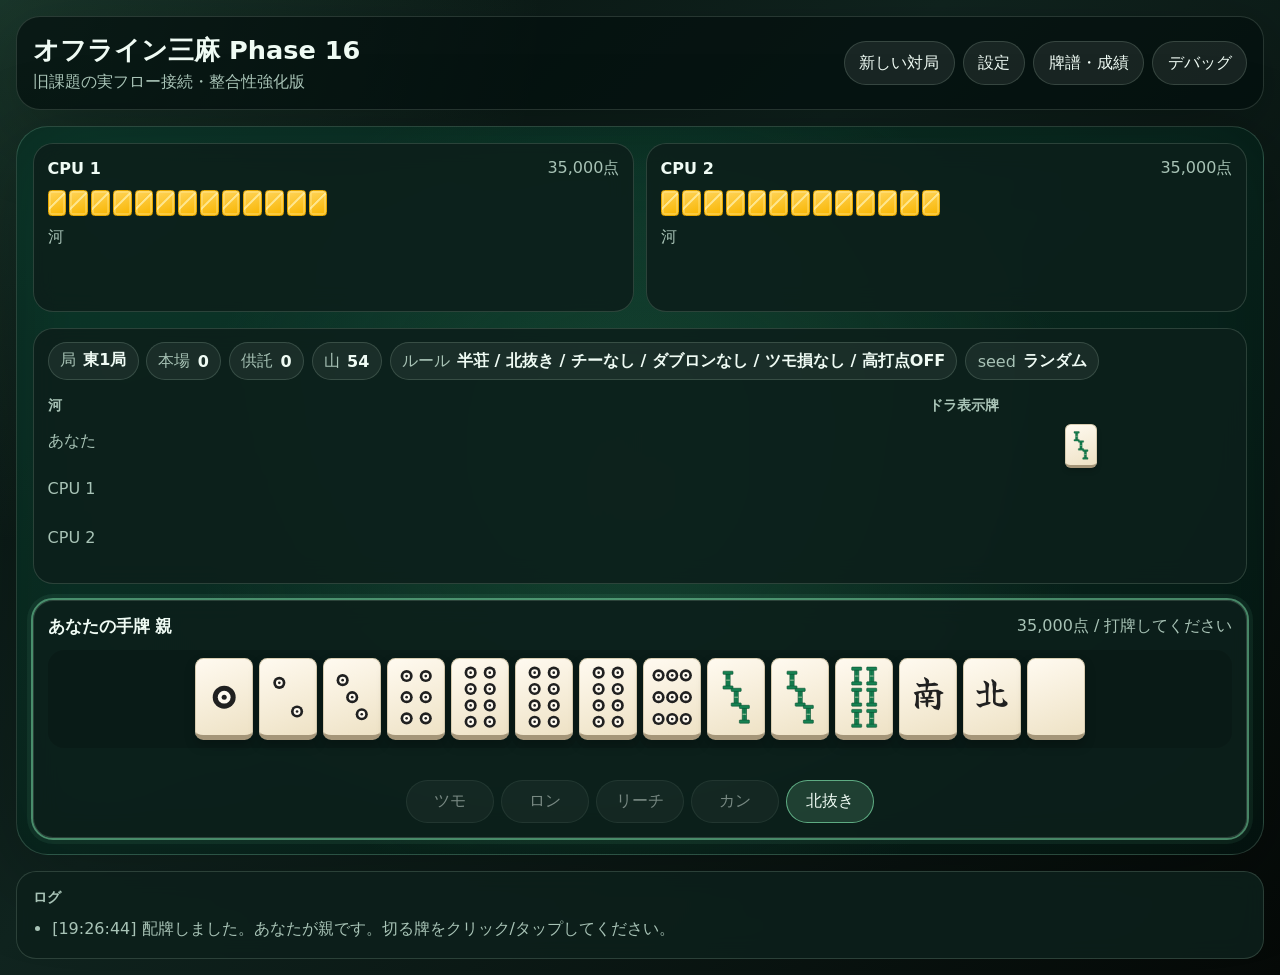
<file: index.html>
<!doctype html>
<html lang="ja">
<head>
  <meta charset="utf-8" />
  <meta name="viewport" content="width=device-width, initial-scale=1, viewport-fit=cover" />
  <title>Offline Sanma Mahjong - Phase 16</title>
  <link rel="stylesheet" href="extracted-zips/offline-sanma-mahjong-phase1/src/styles/yuji-mai-embedded.css" />
  <link rel="stylesheet" href="extracted-zips/offline-sanma-mahjong-phase1/src/styles/main.css" />
  <link rel="stylesheet" href="extracted-zips/offline-sanma-mahjong-phase1/src/styles/phase4.css" />
  <link rel="stylesheet" href="extracted-zips/offline-sanma-mahjong-phase1/src/styles/phase5.css" />
  <link rel="stylesheet" href="extracted-zips/offline-sanma-mahjong-phase1/src/styles/phase8.css" />
  <link rel="stylesheet" href="extracted-zips/offline-sanma-mahjong-phase1/src/styles/phase13.css" />
</head>
<body>
  <div id="app" class="app-shell">
    <header class="top-bar">
      <div>
      <h1>オフライン三麻 Phase 16</h1>
        <p class="subtitle">旧課題の実フロー接続・整合性強化版</p>
      </div>
      <div class="top-actions">
        <button id="newGameButton" type="button">新しい対局</button>
        <button id="settingsButton" type="button">設定</button>
        <button id="recordsButton" type="button">牌譜・成績</button>
        <button id="debugButton" type="button">デバッグ</button>
      </div>
    </header>

    <main class="table-wrap">
      <section id="tableRoot" class="mahjong-table" aria-label="麻雀卓"></section>
    </main>

    <section id="messagePanel" class="message-panel" aria-live="polite"></section>
  </div>

  <dialog id="settingsDialog" class="panel-dialog">
    <form method="dialog" class="panel-card">
      <div class="panel-head">
        <h2>ルール設定</h2>
        <button value="close" type="submit" class="icon-button">×</button>
      </div>
      <div id="settingsRoot" class="settings-grid"></div>
      <section id="settingsTransferRoot" class="transfer-panel"></section>
      <div class="panel-actions">
        <button id="saveSettingsButton" value="close" type="submit">保存して新しい対局</button>
      </div>
    </form>
  </dialog>

  <dialog id="recordsDialog" class="panel-dialog">
    <form method="dialog" class="panel-card panel-card-wide">
      <div class="panel-head">
        <h2>牌譜・履歴・成績</h2>
        <button value="close" type="submit" class="icon-button">×</button>
      </div>
      <div id="recordsRoot" class="records-panel"></div>
    </form>
  </dialog>

  <dialog id="debugDialog" class="panel-dialog">
    <form method="dialog" class="panel-card panel-card-wide">
      <div class="panel-head">
        <h2>デバッグ</h2>
        <button value="close" type="submit" class="icon-button">×</button>
      </div>
      <div class="debug-layout">
        <div>
          <label class="field-label" for="seedInput">固定seed</label>
          <input id="seedInput" type="text" maxlength="128" placeholder="例: sanma-001" />
          <button id="applySeedButton" value="close" type="submit">seedで新しい対局</button>
          <button id="resetStorageButton" type="button" class="danger">全保存データをリセット</button>
        </div>
        <pre id="debugRoot" class="debug-output"></pre>
      </div>
    </form>
  </dialog>

  <script src="extracted-zips/offline-sanma-mahjong-phase1/src/game/RuleConfig.js"></script>
  <script src="extracted-zips/offline-sanma-mahjong-phase1/src/debug/DebugEventLog.js"></script>
  <script src="extracted-zips/offline-sanma-mahjong-phase1/src/game/GameStateMachine.js"></script>
  <script src="extracted-zips/offline-sanma-mahjong-phase1/src/game/RoundManager.js"></script>
  <script src="extracted-zips/offline-sanma-mahjong-phase1/src/game/HonbaManager.js"></script>
  <script src="extracted-zips/offline-sanma-mahjong-phase1/src/game/RankingManager.js"></script>
  <script src="extracted-zips/offline-sanma-mahjong-phase1/src/game/EndConditionManager.js"></script>
  <script src="extracted-zips/offline-sanma-mahjong-phase1/src/game/MatchManager.js"></script>
  <script src="extracted-zips/offline-sanma-mahjong-phase1/src/game/Tile.js"></script>
  <script src="extracted-zips/offline-sanma-mahjong-phase1/src/game/HandAnalysis.js"></script>
  <script src="extracted-zips/offline-sanma-mahjong-phase1/src/game/DoraCalculator.js"></script>
  <script src="extracted-zips/offline-sanma-mahjong-phase1/src/game/YakuAnalysis.js"></script>
  <script src="extracted-zips/offline-sanma-mahjong-phase1/src/game/ScoreCalculator.js"></script>
  <script src="extracted-zips/offline-sanma-mahjong-phase1/src/game/Settlement.js"></script>
  <script src="extracted-zips/offline-sanma-mahjong-phase1/src/game/RiichiManager.js"></script>
  <script src="extracted-zips/offline-sanma-mahjong-phase1/src/game/KanManager.js"></script>
  <script src="extracted-zips/offline-sanma-mahjong-phase1/src/game/KitaManager.js"></script>
  <script src="extracted-zips/offline-sanma-mahjong-phase1/src/game/FuritenManager.js"></script>
  <script src="extracted-zips/offline-sanma-mahjong-phase1/src/game/RiichiRules.js"></script>
  <script src="extracted-zips/offline-sanma-mahjong-phase1/src/game/KanRules.js"></script>
  <script src="extracted-zips/offline-sanma-mahjong-phase1/src/game/EndTurnYakuResolver.js"></script>
  <script src="extracted-zips/offline-sanma-mahjong-phase1/src/game/SanmaRuleDetails.js"></script>
  <script src="extracted-zips/offline-sanma-mahjong-phase1/src/game/ActionResolver.js"></script>
  <script src="extracted-zips/offline-sanma-mahjong-phase1/src/game/CpuVisibleTiles.js"></script>
  <script src="extracted-zips/offline-sanma-mahjong-phase1/src/game/CpuRiskAnalysis.js"></script>
  <script src="extracted-zips/offline-sanma-mahjong-phase1/src/game/CpuStrategy.js"></script>
  <script src="extracted-zips/offline-sanma-mahjong-phase1/src/game/CallResolver.js"></script>
  <script src="extracted-zips/offline-sanma-mahjong-phase1/src/game/AssistManager.js"></script>
  <script src="extracted-zips/offline-sanma-mahjong-phase1/src/game/GameRecord.js"></script>
  <script src="extracted-zips/offline-sanma-mahjong-phase1/src/game/CallWindow.js"></script>
  <script src="extracted-zips/offline-sanma-mahjong-phase1/src/game/SeedPolicy.js"></script>
  <script src="extracted-zips/offline-sanma-mahjong-phase1/src/game/Wall.js"></script>
  <script src="extracted-zips/offline-sanma-mahjong-phase1/src/game/Player.js"></script>
  <script src="extracted-zips/offline-sanma-mahjong-phase1/src/game/TileLedger.js"></script>
  <script src="extracted-zips/offline-sanma-mahjong-phase1/src/game/InvariantChecker.js"></script>
  <script src="extracted-zips/offline-sanma-mahjong-phase1/src/game/RecoveryManager.js"></script>
  <script src="extracted-zips/offline-sanma-mahjong-phase1/src/game/DrawContext.js"></script>
  <script src="extracted-zips/offline-sanma-mahjong-phase1/src/game/RecordFlow.js"></script>
  <script src="extracted-zips/offline-sanma-mahjong-phase1/src/game/RoundLifecycle.js"></script>
  <script src="extracted-zips/offline-sanma-mahjong-phase1/src/game/TurnFlow.js"></script>
  <script src="extracted-zips/offline-sanma-mahjong-phase1/src/game/WinFlow.js"></script>
  <script src="extracted-zips/offline-sanma-mahjong-phase1/src/game/CallFlow.js"></script>
  <script src="extracted-zips/offline-sanma-mahjong-phase1/src/game/KanFlow.js"></script>
  <script src="extracted-zips/offline-sanma-mahjong-phase1/src/game/RecoveryFlow.js"></script>
  <script src="extracted-zips/offline-sanma-mahjong-phase1/src/game/UiStateView.js"></script>
  <script src="extracted-zips/offline-sanma-mahjong-phase1/src/game/GameEngine.js"></script>
  <script src="extracted-zips/offline-sanma-mahjong-phase1/src/storage/SaveMigration.js"></script>
  <script src="extracted-zips/offline-sanma-mahjong-phase1/src/storage/RecordIndex.js"></script>
  <script src="extracted-zips/offline-sanma-mahjong-phase1/src/storage/settingsStorage.js"></script>
  <script src="extracted-zips/offline-sanma-mahjong-phase1/src/storage/gameRecordStorage.js"></script>
  <script src="extracted-zips/offline-sanma-mahjong-phase1/src/stats/AdvancedStats.js"></script>
  <script src="extracted-zips/offline-sanma-mahjong-phase1/src/ui/renderTiles.js"></script>
  <script src="extracted-zips/offline-sanma-mahjong-phase1/src/ui/renderTable.js"></script>
  <script src="extracted-zips/offline-sanma-mahjong-phase1/src/ui/settingsPanel.js"></script>
  <script src="extracted-zips/offline-sanma-mahjong-phase1/src/ui/settingsExportImport.js"></script>
  <script src="extracted-zips/offline-sanma-mahjong-phase1/src/ui/ReplayViewer.js"></script>
  <script src="extracted-zips/offline-sanma-mahjong-phase1/src/ui/RecordListPanel.js"></script>
  <script src="extracted-zips/offline-sanma-mahjong-phase1/src/ui/recordPanel.js"></script>
  <script src="extracted-zips/offline-sanma-mahjong-phase1/src/main.js"></script>
</body>
</html>
</file>
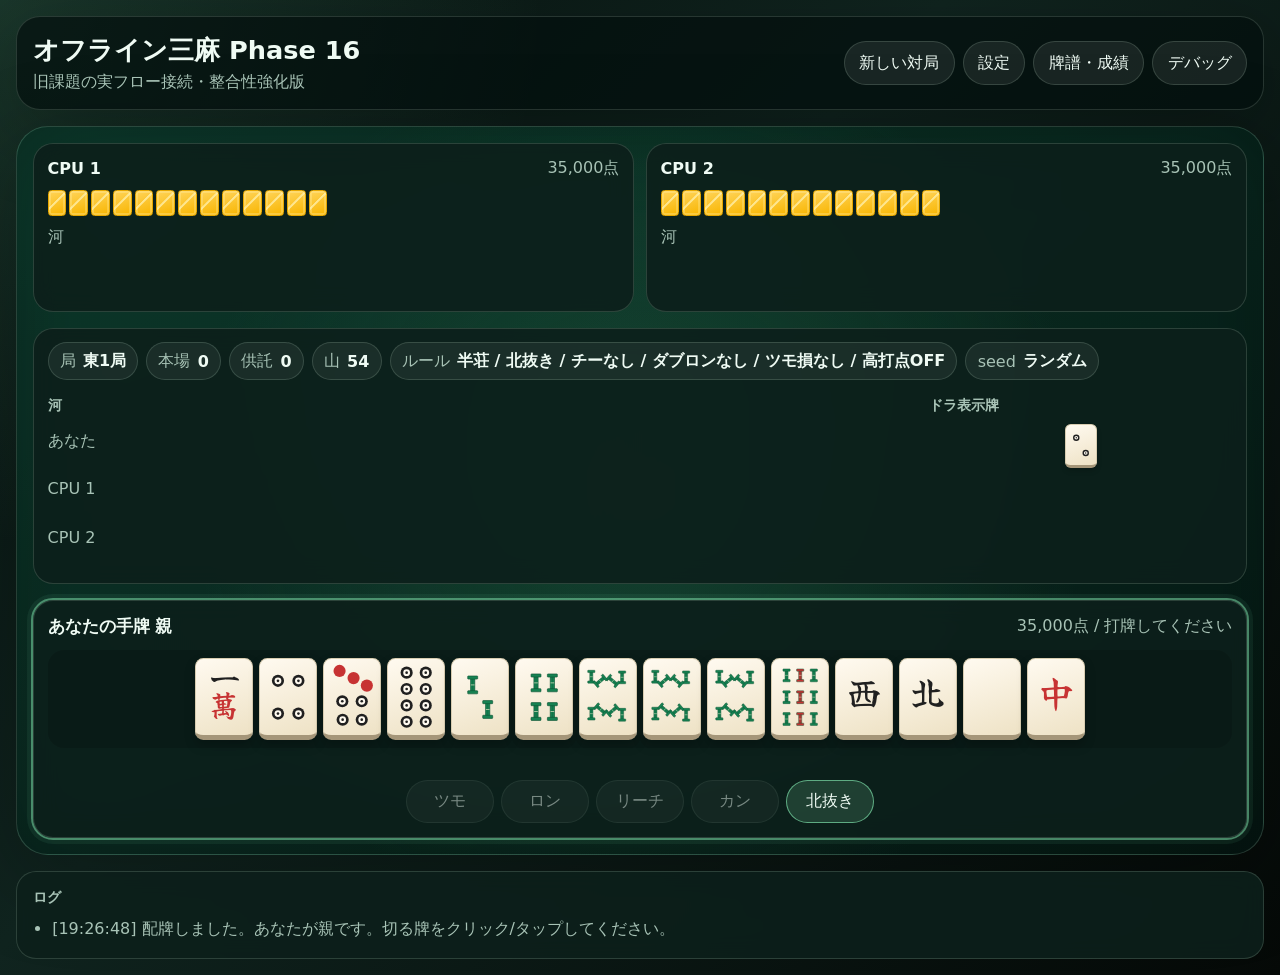
<file: extracted-zips/offline-sanma-mahjong-phase1/index.html>
<!doctype html>
<html lang="ja">
<head>
  <meta charset="utf-8" />
  <meta name="viewport" content="width=device-width, initial-scale=1, viewport-fit=cover" />
  <title>Offline Sanma Mahjong - Phase 16</title>
  <link rel="stylesheet" href="src/styles/yuji-mai-embedded.css" />
  <link rel="stylesheet" href="src/styles/main.css" />
  <link rel="stylesheet" href="src/styles/phase4.css" />
  <link rel="stylesheet" href="src/styles/phase5.css" />
  <link rel="stylesheet" href="src/styles/phase8.css" />
  <link rel="stylesheet" href="src/styles/phase13.css" />
</head>
<body>
  <div id="app" class="app-shell">
    <header class="top-bar">
      <div>
      <h1>オフライン三麻 Phase 16</h1>
        <p class="subtitle">旧課題の実フロー接続・整合性強化版</p>
      </div>
      <div class="top-actions">
        <button id="newGameButton" type="button">新しい対局</button>
        <button id="settingsButton" type="button">設定</button>
        <button id="recordsButton" type="button">牌譜・成績</button>
        <button id="debugButton" type="button">デバッグ</button>
      </div>
    </header>

    <main class="table-wrap">
      <section id="tableRoot" class="mahjong-table" aria-label="麻雀卓"></section>
    </main>

    <section id="messagePanel" class="message-panel" aria-live="polite"></section>
  </div>

  <dialog id="settingsDialog" class="panel-dialog">
    <form method="dialog" class="panel-card">
      <div class="panel-head">
        <h2>ルール設定</h2>
        <button value="close" type="submit" class="icon-button">×</button>
      </div>
      <div id="settingsRoot" class="settings-grid"></div>
      <section id="settingsTransferRoot" class="transfer-panel"></section>
      <div class="panel-actions">
        <button id="saveSettingsButton" value="close" type="submit">保存して新しい対局</button>
      </div>
    </form>
  </dialog>

  <dialog id="recordsDialog" class="panel-dialog">
    <form method="dialog" class="panel-card panel-card-wide">
      <div class="panel-head">
        <h2>牌譜・履歴・成績</h2>
        <button value="close" type="submit" class="icon-button">×</button>
      </div>
      <div id="recordsRoot" class="records-panel"></div>
    </form>
  </dialog>

  <dialog id="debugDialog" class="panel-dialog">
    <form method="dialog" class="panel-card panel-card-wide">
      <div class="panel-head">
        <h2>デバッグ</h2>
        <button value="close" type="submit" class="icon-button">×</button>
      </div>
      <div class="debug-layout">
        <div>
          <label class="field-label" for="seedInput">固定seed</label>
          <input id="seedInput" type="text" maxlength="128" placeholder="例: sanma-001" />
          <button id="applySeedButton" value="close" type="submit">seedで新しい対局</button>
          <button id="resetStorageButton" type="button" class="danger">全保存データをリセット</button>
        </div>
        <pre id="debugRoot" class="debug-output"></pre>
      </div>
    </form>
  </dialog>

  <script src="src/game/RuleConfig.js"></script>
  <script src="src/debug/DebugEventLog.js"></script>
  <script src="src/game/GameStateMachine.js"></script>
  <script src="src/game/RoundManager.js"></script>
  <script src="src/game/HonbaManager.js"></script>
  <script src="src/game/RankingManager.js"></script>
  <script src="src/game/EndConditionManager.js"></script>
  <script src="src/game/MatchManager.js"></script>
  <script src="src/game/Tile.js"></script>
  <script src="src/game/HandAnalysis.js"></script>
  <script src="src/game/DoraCalculator.js"></script>
  <script src="src/game/YakuAnalysis.js"></script>
  <script src="src/game/ScoreCalculator.js"></script>
  <script src="src/game/Settlement.js"></script>
  <script src="src/game/RiichiManager.js"></script>
  <script src="src/game/KanManager.js"></script>
  <script src="src/game/KitaManager.js"></script>
  <script src="src/game/FuritenManager.js"></script>
  <script src="src/game/RiichiRules.js"></script>
  <script src="src/game/KanRules.js"></script>
  <script src="src/game/EndTurnYakuResolver.js"></script>
  <script src="src/game/SanmaRuleDetails.js"></script>
  <script src="src/game/ActionResolver.js"></script>
  <script src="src/game/CpuVisibleTiles.js"></script>
  <script src="src/game/CpuRiskAnalysis.js"></script>
  <script src="src/game/CpuStrategy.js"></script>
  <script src="src/game/CallResolver.js"></script>
  <script src="src/game/AssistManager.js"></script>
  <script src="src/game/GameRecord.js"></script>
  <script src="src/game/CallWindow.js"></script>
  <script src="src/game/SeedPolicy.js"></script>
  <script src="src/game/Wall.js"></script>
  <script src="src/game/Player.js"></script>
  <script src="src/game/TileLedger.js"></script>
  <script src="src/game/InvariantChecker.js"></script>
  <script src="src/game/RecoveryManager.js"></script>
  <script src="src/game/DrawContext.js"></script>
  <script src="src/game/RecordFlow.js"></script>
  <script src="src/game/RoundLifecycle.js"></script>
  <script src="src/game/TurnFlow.js"></script>
  <script src="src/game/WinFlow.js"></script>
  <script src="src/game/CallFlow.js"></script>
  <script src="src/game/KanFlow.js"></script>
  <script src="src/game/RecoveryFlow.js"></script>
  <script src="src/game/UiStateView.js"></script>
  <script src="src/game/GameEngine.js"></script>
  <script src="src/storage/SaveMigration.js"></script>
  <script src="src/storage/RecordIndex.js"></script>
  <script src="src/storage/settingsStorage.js"></script>
  <script src="src/storage/gameRecordStorage.js"></script>
  <script src="src/stats/AdvancedStats.js"></script>
  <script src="src/ui/renderTiles.js"></script>
  <script src="src/ui/renderTable.js"></script>
  <script src="src/ui/settingsPanel.js"></script>
  <script src="src/ui/settingsExportImport.js"></script>
  <script src="src/ui/ReplayViewer.js"></script>
  <script src="src/ui/RecordListPanel.js"></script>
  <script src="src/ui/recordPanel.js"></script>
  <script src="src/main.js"></script>
</body>
</html>
</file>
<file: extracted-zips/offline-sanma-mahjong-phase1/src/styles/yuji-mai-embedded.css>
/* Generated from YujiMai-Regular.ttf, subset for mahjong tile glyphs only. */
/* Included glyphs: 一二三四五六七八九萬東南西北發中 */
@font-face {
  font-family: "Yuji Mai Embedded";
  src: url("[data-uri]") format("woff2");
  font-weight: 400;
  font-style: normal;
  font-display: block;
  unicode-range: U+4E00, U+4E8C, U+4E09, U+56DB, U+4E94, U+516D, U+4E03, U+516B, U+4E5D, U+842C, U+6771, U+5357, U+897F, U+5317, U+767C, U+4E2D;
}
</file>
<file: extracted-zips/offline-sanma-mahjong-phase1/src/styles/main.css>
:root {
  color-scheme: dark;
  --bg:#07120f;
  --panel:rgba(13,32,27,.9);
  --panel-strong:rgba(18,45,39,.98);
  --line:rgba(209,242,219,.16);
  --text:#effbf4;
  --muted:#a8c3b6;
  --accent:#78d6a2;
  --danger:#ff7878;
  --tile:#eee2c5;
  --tile-edge:#d8ccb0;
  --tile-text:#1d2925;
  --red:#c73333;
  font-family:system-ui,-apple-system,BlinkMacSystemFont,"Segoe UI",sans-serif
}

* {
  box-sizing:border-box
}

body {
  margin:0;
  min-height:100vh;
  background:radial-gradient(circle at top left,rgba(112,219,168,.18),transparent 34rem),linear-gradient(135deg,#07120f,#10241f 42%,#050907);
  color:var(--text)
}

button,input,select {
  font:inherit
}

button {
  border:1px solid var(--line);
  border-radius:999px;
  padding:.65rem .9rem;
  color:var(--text);
  background:rgba(255,255,255,.08);
  cursor:pointer;
  touch-action:manipulation
}

button:hover:not(:disabled) {
  border-color:rgba(120,214,162,.7);
  background:rgba(120,214,162,.16)
}

button:disabled {
  opacity:.48;
  cursor:not-allowed
}

.app-shell {
  width:min(1400px,100%);
  margin:0 auto;
  padding:1rem
}

.top-bar {
  display:flex;
  justify-content:space-between;
  align-items:center;
  gap:1rem;
  padding:1rem;
  border:1px solid var(--line);
  border-radius:1.5rem;
  background:rgba(4,15,13,.7);
  box-shadow:0 20px 80px rgba(0,0,0,.25)
}

h1,h2,p {
  margin:0
}

h1 {
  font-size:clamp(1.25rem,2vw,2rem)
}

.subtitle {
  margin-top:.25rem;
  color:var(--muted)
}

.top-actions {
  display:flex;
  flex-wrap:wrap;
  gap:.5rem;
  justify-content:flex-end
}

.table-wrap {
  margin-top:1rem
}

.mahjong-table {
  display:grid;
  grid-template-rows:auto 1fr auto;
  gap:1rem;
  min-height:68vh;
  border:1px solid var(--line);
  border-radius:2rem;
  padding:1rem;
  background:radial-gradient(circle at center,rgba(45,120,83,.35),transparent 28rem),linear-gradient(145deg,rgba(12,58,44,.92),rgba(5,24,19,.92));
  box-shadow:inset 0 0 80px rgba(0,0,0,.25),0 22px 90px rgba(0,0,0,.28)
}

.opponents-grid {
  display:grid;
  grid-template-columns:repeat(2,minmax(0,1fr));
  gap:.75rem
}

.player-card,.center-board,.human-area,.message-panel,.panel-card {
  border:1px solid var(--line);
  border-radius:1.25rem;
  background:var(--panel);
  backdrop-filter:blur(12px)
}

.player-card,.center-board,.human-area {
  padding:.85rem
}

.active-player {
  outline:2px solid rgba(120,214,162,.55);
  box-shadow:0 0 0 6px rgba(120,214,162,.08)
}

.player-head,.human-head,.panel-head {
  display:flex;
  justify-content:space-between;
  align-items:center;
  gap:.75rem
}

.points,.human-status,.info-label,.mini-title,.river-name,.setting-label {
  color:var(--muted)
}

.opponent-hand {
  display:flex;
  gap:.18rem;
  margin:.7rem 0;
  flex-wrap:wrap
}

.tile-back-mini {
  width:1.18rem;
  height:1.65rem;
  display:inline-block;
  border-radius:.22rem;
  border:1px solid #e6a700;
  background:linear-gradient(135deg,transparent 40%,rgba(255,242,178,.72) 42%,rgba(255,242,178,.72) 47%,transparent 49%),linear-gradient(160deg,#ffd45a,#f8b500);
  box-shadow:inset 0 0 0 .12rem rgba(255,242,178,.3)
}

.center-board {
  display:grid;
  grid-template-columns:1fr minmax(12rem,.35fr);
  gap:1rem;
  align-items:start
}

.table-info {
  grid-column:1/-1;
  display:flex;
  gap:.5rem;
  flex-wrap:wrap
}

.info-badge {
  display:flex;
  align-items:center;
  gap:.45rem;
  padding:.45rem .7rem;
  border:1px solid var(--line);
  border-radius:999px;
  background:rgba(255,255,255,.06)
}

.info-value {
  font-weight:700
}

.section-title {
  font-size:.9rem;
  color:var(--muted);
  margin-bottom:.55rem
}

.river-board {
  display:grid;
  gap:.45rem
}

.river-player-row {
  display:grid;
  grid-template-columns:4.5rem 1fr;
  gap:.5rem;
  align-items:start;
  min-height:2.6rem
}

.tile-row {
  display:flex;
  flex-wrap:wrap;
  gap:.35rem
}

.tile-row-center {
  justify-content:center
}

.discard-row {
  min-height:2.6rem
}

.compact {
  max-height:5.8rem;
  overflow:hidden
}

.meld-area {
  display:flex;
  flex-wrap:wrap;
  gap:.45rem;
  margin-top:.45rem
}

.meld-item {
  display:grid;
  gap:.3rem;
  align-content:start;
  padding:.45rem;
  border:1px solid var(--line);
  border-radius:.75rem;
  background:rgba(0,0,0,.14)
}

.meld-open {
  border-color:rgba(120,214,162,.36);
  background:rgba(120,214,162,.08)
}

.meld-closed {
  background:rgba(0,0,0,.18)
}

.meld-detail {
  color:var(--muted);
  font-size:.75rem;
  line-height:1.35
}

.human-area {
  display:grid;
  gap:.75rem
}

.human-title {
  font-size:1.05rem;
  font-weight:800
}

.human-hand {
  justify-content:center;
  padding:.5rem;
  min-height:5.6rem;
  border-radius:1rem;
  background:rgba(0,0,0,.14)
}

.tile {
  position:relative;
  width:clamp(2.55rem,5.2vw,3.65rem);
  height:clamp(3.6rem,7.3vw,5.15rem);
  border:1px solid var(--tile-edge);
  border-bottom:.32rem solid #a59679;
  border-radius:.52rem;
  padding:0;
  color:var(--tile-text);
  background:linear-gradient(160deg,#fffaf0,var(--tile));
  box-shadow:0 .35rem .65rem rgba(0,0,0,.22);
  display:block;
  line-height:1
}

.tile:hover:not(:disabled) {
  transform:translateY(-.35rem);
  border-color:var(--tile-edge);
  background:linear-gradient(160deg,#fffaf0,var(--tile))
}

.tile-small {
  width:2rem;
  height:2.8rem;
  border-radius:.36rem;
  border-bottom-width:.22rem;
  font-size:.8rem;
  box-shadow:0 .2rem .35rem rgba(0,0,0,.16)
}

.tile-svg {
  display:block;
  width:100%;
  height:100%;
  overflow:visible
}

.tile-red {
  box-shadow:inset 0 0 0 .13rem rgba(199,51,51,.72),0 .35rem .65rem rgba(0,0,0,.22)
}

.action-row {
  display:flex;
  gap:.45rem;
  justify-content:center;
  flex-wrap:wrap
}

.action-button {
  min-width:5.5rem
}

.call-window-pending-cpu {
  padding:.45rem .6rem;
  border:1px solid rgba(120,214,162,.28);
  border-radius:.8rem;
  background:rgba(120,214,162,.08);
  color:var(--muted);
  font-size:.85rem;
  line-height:1.45
}

.message-panel {
  margin-top:1rem;
  padding:1rem
}

.log-list {
  margin:0;
  padding-left:1.2rem;
  color:var(--muted);
  line-height:1.65
}

.panel-dialog {
  border:0;
  padding:0;
  color:var(--text);
  background:transparent
}

.panel-dialog::backdrop {
  background:rgba(0,0,0,.62)
}

.panel-card {
  width:min(760px,calc(100vw - 2rem));
  padding:1rem;
  background:var(--panel-strong)
}

.panel-card-wide {
  width:min(1000px,calc(100vw - 2rem))
}

.icon-button {
  width:2.35rem;
  height:2.35rem;
  display:grid;
  place-items:center;
  padding:0
}

.settings-grid {
  display:grid;
  grid-template-columns:repeat(2,minmax(0,1fr));
  gap:.75rem;
  margin-top:1rem
}

.setting-field {
  display:grid;
  gap:.35rem;
  padding:.75rem;
  border:1px solid var(--line);
  border-radius:1rem;
  background:rgba(255,255,255,.05)
}

.setting-field select,.setting-field input[type="text"],.debug-layout input {
  width:100%;
  border:1px solid var(--line);
  border-radius:.8rem;
  padding:.65rem;
  color:var(--text);
  background:rgba(0,0,0,.2)
}

.setting-field small {
  color:var(--muted);
  line-height:1.4
}

.panel-actions {
  display:flex;
  justify-content:flex-end;
  margin-top:1rem
}

.debug-layout {
  display:grid;
  grid-template-columns:minmax(12rem,.35fr) 1fr;
  gap:1rem;
  margin-top:1rem
}

.field-label {
  display:block;
  color:var(--muted);
  margin-bottom:.45rem
}

.debug-layout button {
  width:100%;
  margin-top:.65rem
}

.danger {
  color:#fff;
  background:rgba(255,80,80,.18);
  border-color:rgba(255,120,120,.4)
}

.debug-output {
  max-height:70vh;
  overflow:auto;
  margin:0;
  padding:.75rem;
  border:1px solid var(--line);
  border-radius:1rem;
  background:rgba(0,0,0,.24);
  color:#d8ffe7;
  font-size:.8rem
}

.revealed-hand {
  margin-top:.75rem;
  padding:.65rem;
  border:1px solid var(--line);
  border-radius:.8rem;
  background:rgba(255,255,255,.06)
}

.revealed-hand-title {
  margin:0 0 .45rem;
  font-size:.95rem
}

.revealed-hand-row,
.revealed-winning-tile,
.revealed-meld,
.revealed-kita {
  margin-top:.4rem
}

@media(max-width:820px) {
  .top-bar,.center-board,.debug-layout {
    grid-template-columns:1fr;
    display:grid
  }

  .top-actions {
    justify-content:stretch
  }

  .top-actions button {
    flex:1
  }

  .opponents-grid,.settings-grid {
    grid-template-columns:1fr
  }

  .mahjong-table {
    border-radius:1.1rem;
    padding:.65rem
  }

  .river-player-row {
    grid-template-columns:3.8rem 1fr
  }

}

@media(max-width:560px) {
  .app-shell {
    padding:.5rem
  }

  .human-hand {
    gap:.25rem
  }

  .tile {
    width:2.2rem;
    height:3.15rem;
    border-radius:.42rem
  }

  .tile-small {
    width:1.65rem;
    height:2.3rem
  }
}
</file>
<file: extracted-zips/offline-sanma-mahjong-phase1/src/styles/phase4.css>
.valid-win {
  color:#07120f;
  border-color:#ffe5a3;
  background:linear-gradient(160deg,#fff4c9,#f8b500);
  box-shadow:0 0 1.2rem rgba(248,181,0,.35)
}

.win-result,.match-flow-panel {
  grid-column:1/-1;
  padding:.85rem;
  border:1px solid rgba(248,181,0,.55);
  border-radius:1rem;
  background:rgba(248,181,0,.1)
}

.match-flow-panel {
  text-align:center
}

.match-end-reason,.ranking-title {
  color:#ffe5a3
}

.ranking-title {
  margin:.8rem 0 .35rem
}

.ranking-list {
  width:min(30rem,100%);
  margin:0 auto;
  padding-left:1.8rem;
  color:var(--muted);
  text-align:left;
  line-height:1.7
}

.win-result-title {
  color:#ffe5a3;
  font-size:1.1rem
}

.win-result-payment {
  margin-top:.35rem
}

.win-result-changes {
  margin:.5rem 0 0;
  padding-left:1.2rem;
  color:var(--muted)
}
</file>
<file: extracted-zips/offline-sanma-mahjong-phase1/src/styles/phase5.css>
.available-action {
  border-color: rgba(120, 214, 162, 0.72);
  background: rgba(120, 214, 162, 0.18);
}

.call-window {
  grid-column: 1 / -1;
  padding: 0.85rem;
  border: 1px solid rgba(255, 229, 163, 0.58);
  border-radius: 1rem;
  background: rgba(3, 18, 14, 0.94);
  box-shadow: 0 0 1.5rem rgba(248, 181, 0, 0.18);
}

.call-window-message {
  margin-bottom: 0.65rem;
  color: var(--muted);
  text-align: center;
}

.call-window-actions {
  display: flex;
  flex-wrap: wrap;
  justify-content: center;
  gap: 0.45rem;
  margin-top: 0.75rem;
}

.meld-area {
  display: flex;
  flex-wrap: wrap;
  gap: 0.55rem;
}

.meld-item {
  display: grid;
  gap: 0.3rem;
  padding: 0.45rem;
  border: 1px solid var(--line);
  border-radius: 0.8rem;
  background: rgba(255, 255, 255, 0.04);
}
</file>
<file: extracted-zips/offline-sanma-mahjong-phase1/src/styles/phase8.css>
.transfer-panel,.records-panel {
  display:grid;
  gap:.8rem;
  margin-top:1rem
}

.transfer-panel {
  padding-top:1rem;
  border-top:1px solid var(--line)
}

.transfer-panel h3,.records-panel h3 {
  margin:.2rem 0;
  color:var(--text)
}

.transfer-textarea {
  box-sizing:border-box;
  width:100%;
  min-height:9rem;
  resize:vertical;
  border:1px solid var(--line);
  border-radius:.8rem;
  padding:.7rem;
  color:#d8ffe7;
  background:rgba(0,0,0,.24);
  font-family:ui-monospace,Consolas,monospace
}

.transfer-status,.record-summary {
  color:var(--muted);
  line-height:1.5
}

.transfer-actions {
  flex-wrap:wrap;
  gap:.5rem;
  margin-top:0
}

.stats-grid {
  display:grid;
  grid-template-columns:repeat(3,minmax(0,1fr));
  gap:.6rem
}

.stat-item {
  display:grid;
  gap:.2rem;
  padding:.65rem;
  border:1px solid var(--line);
  border-radius:.8rem;
  background:rgba(255,255,255,.05)
}

.record-history,.record-events {
  max-height:16rem;
  overflow:auto;
  margin:0;
  padding:0 0 0 1.5rem;
  color:var(--muted);
  line-height:1.6
}

.record-history {
  max-height:8rem
}

.win-result-yaku {
  margin-top:.35rem;
  color:var(--muted)
}

@media(max-width:620px) {
  .stats-grid {
    grid-template-columns:repeat(2,minmax(0,1fr))
  }

  .transfer-actions button {
    flex:1 1 45%
  }

}
</file>
<file: extracted-zips/offline-sanma-mahjong-phase1/src/styles/phase13.css>
.record-tabs,.record-filters,.record-item-actions,.replay-controls,.replay-head {
  display:flex;
  flex-wrap:wrap;
  gap:.55rem;
  align-items:center
}

.record-tabs button.active {
  border-color:var(--accent);
  background:rgba(120,214,162,.2)
}

.record-tab-panel {
  display:grid;
  gap:.75rem;
  min-width:0
}

.record-filters input,.record-filters select,.replay-round-select {
  min-width:10rem;
  border:1px solid var(--line);
  border-radius:.8rem;
  padding:.6rem;
  color:var(--text);
  background:rgba(0,0,0,.25)
}

.record-filters input {
  flex:1 1 15rem
}

.record-list {
  display:grid;
  gap:.6rem;
  max-height:24rem;
  overflow:auto
}

.record-list-item,.replay-player,.record-detail {
  min-width:0;
  border:1px solid var(--line);
  border-radius:1rem;
  padding:.75rem;
  background:rgba(255,255,255,.04)
}

.record-list-item {
  display:grid;
  grid-template-columns:minmax(0,1fr) auto;
  gap:.75rem
}

.record-list-summary {
  display:grid;
  gap:.22rem;
  min-width:0
}

.record-tags,.replay-warning {
  color:#ffd98a
}

.record-empty,.replay-current-event {
  color:var(--muted);
  padding:.75rem
}

.record-detail {
  max-height:13rem;
  overflow:auto;
  white-space:pre-wrap;
  color:#d8ffe7
}

.replay-head {
  justify-content:space-between
}

.replay-controls button {
  min-width:5rem;
  min-height:2.7rem
}

.replay-board {
  display:grid;
  grid-template-columns:repeat(3,minmax(0,1fr));
  gap:.65rem
}

.replay-player {
  display:grid;
  gap:.5rem
}

.replay-player h4 {
  margin:0
}

.replay-zone {
  display:grid;
  gap:.25rem
}

.replay-zone-title {
  color:var(--muted);
  font-size:.82rem
}

.replay-tile-row {
  display:flex;
  flex-wrap:wrap;
  gap:.22rem;
  min-height:1.8rem
}

.replay-tile {
  display:inline-grid;
  place-items:center;
  min-width:1.7rem;
  min-height:2.35rem;
  border:1px solid var(--tile-edge);
  border-radius:.3rem;
  padding:.15rem;
  color:var(--tile-text);
  background:linear-gradient(160deg,#fffaf0,var(--tile));
  font-family:ui-monospace,Consolas,monospace;
  font-size:.72rem
}

.advanced-yaku,.mode-breakdown {
  display:grid;
  gap:.45rem
}

@media(max-width:820px) {
  .record-list-item,.replay-board {
    grid-template-columns:1fr
  }

  .record-item-actions button,.replay-controls button {
    flex:1 1 7rem
  }
}

@media(max-width:560px) {
  .record-filters>* {
    width:100%
  }

  .record-tabs button {
    flex:1
  }

  .replay-player {
    padding:.55rem
  }

  .replay-tile {
    min-width:1.45rem;
    min-height:2rem;
    font-size:.66rem
  }
}
</file>
